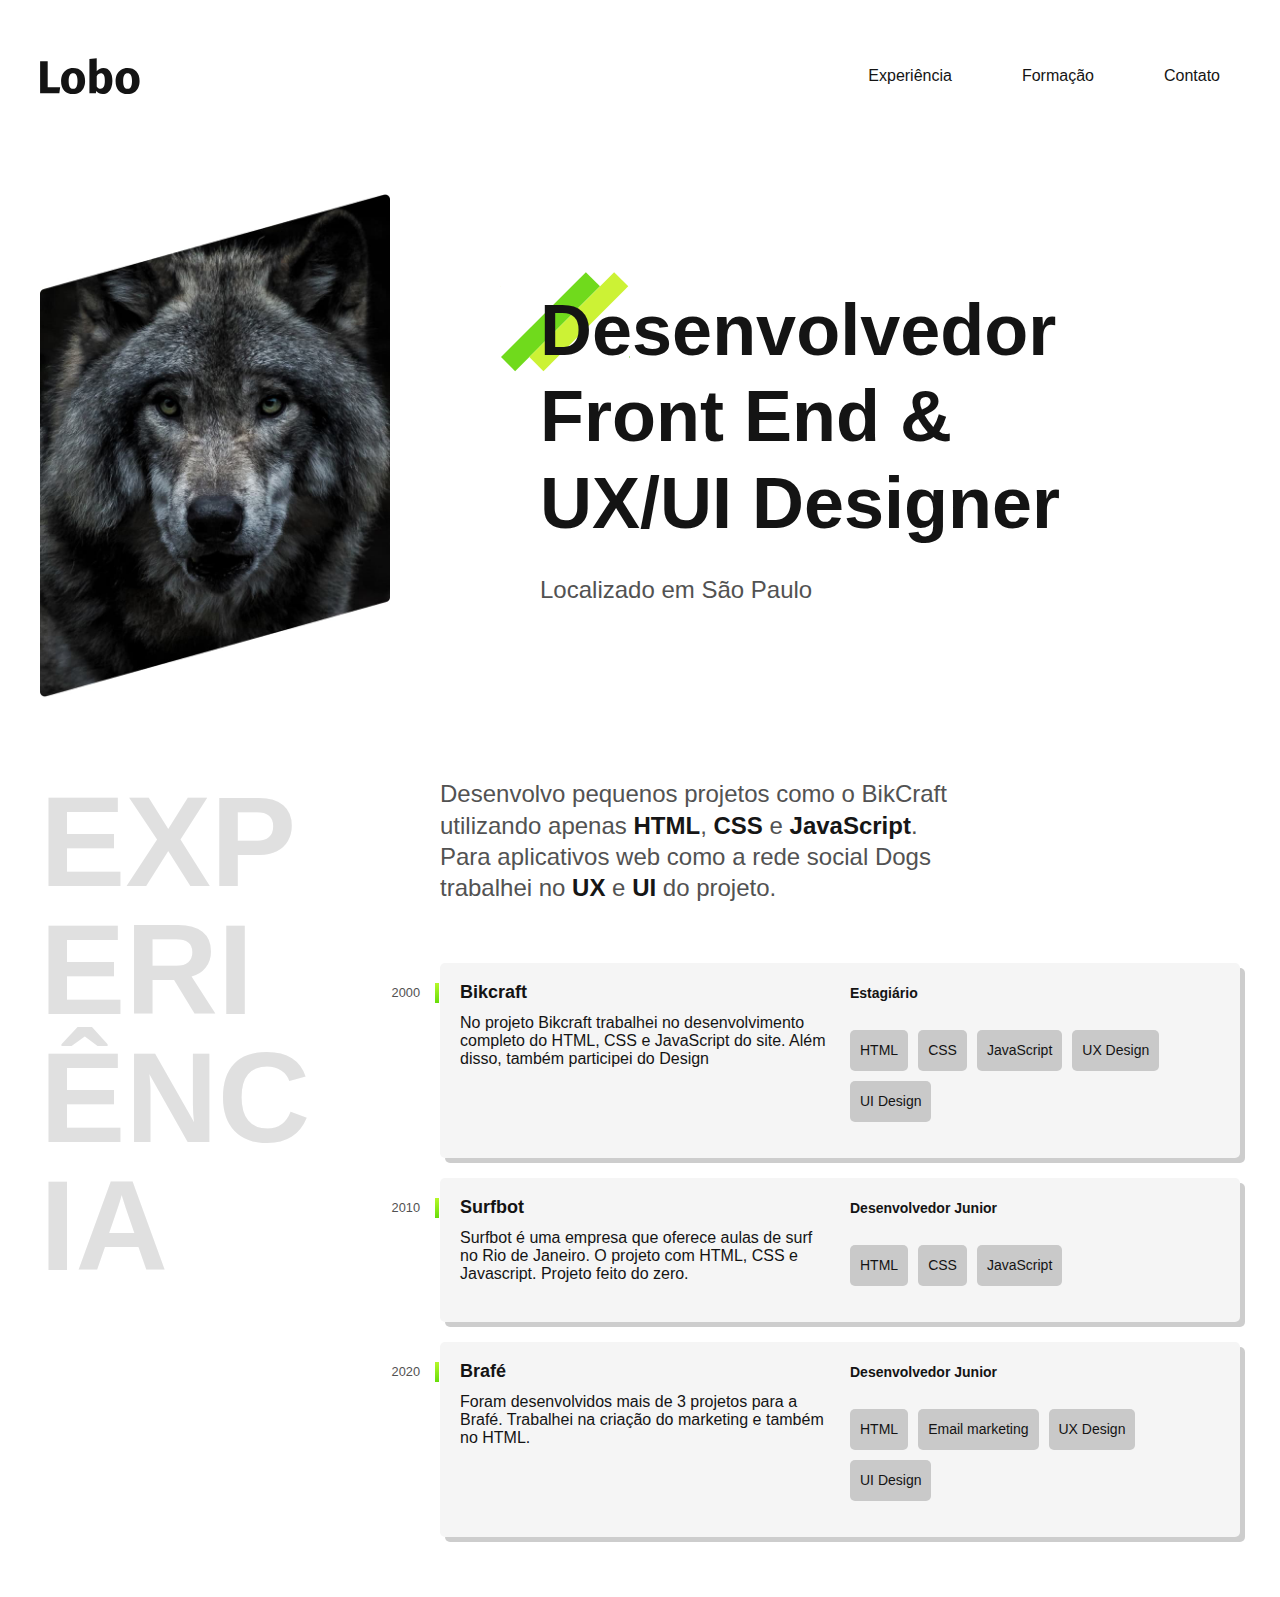
<file: aula04-lobo/index.html>
<!DOCTYPE html>
<html lang="pt-br">
  <head>
    <meta charset="UTF-8" />
    <meta name="viewport" content="width=device-width, initial-scale=1.0" />
    <link rel="stylesheet" href="css/style.css" />
    <title>Lobo</title>
  </head>
  <body>
    <header class="header">
      <img src="img/marca.svg" alt="Lobo" id="logo" />
      <nav>
        <ul class="header-nav">
          <li><a href="#experiencia">experiência</a></li>
          <li><a href="#formacao">formação</a></li>
          <li><a href="#contato">contato</a></li>
        </ul>
      </nav>
    </header>

    <main class="introducao">
      <img id="lobo" src="img/perfil.jpg" alt="Lobo" />
      <div>
        <h1>
          Desenvolvedor <br />
          Front End & <br />
          UX/UI Designer
        </h1>
        <p>Localizado em São Paulo</p>
      </div>
    </main>

    <section class="experiencia">
      <h2 class="subtitulo">experiência</h2>
      <div>
        <p class="experiencia-texto">
          Desenvolvo pequenos projetos como o BikCraft utilizando apenas
          <strong>HTML</strong>, <strong>CSS</strong> e
          <strong>JavaScript</strong>. Para aplicativos web como a rede social
          Dogs trabalhei no <strong>UX</strong> e <strong>UI</strong> do
          projeto.
        </p>

        <!-- 1ª empresa -->
        <div class="empresa">
          <span class="empresa-ano">2000</span>

          <h3 class="empresa-titulo">Bikcraft</h3>

          <span class="empresa-cargo">Estagiário</span>

          <p class="empresa-descricao">
            No projeto Bikcraft trabalhei no desenvolvimento completo do HTML,
            CSS e JavaScript do site. Além disso, também participei do Design
          </p>

          <ul class="empresa-habilidades">
            <li>HTML</li>
            <li>CSS</li>
            <li>JavaScript</li>
            <li>UX Design</li>
            <li>UI Design</li>
          </ul>
        </div>
        <!-- 2ª empresa -->
        <div class="empresa">
          <span class="empresa-ano">2010</span>

          <h3 class="empresa-titulo">Surfbot</h3>

          <span class="empresa-cargo">Desenvolvedor Junior</span>

          <p class="empresa-descricao">
            Surfbot é uma empresa que oferece aulas de surf no Rio de Janeiro. O
            projeto com HTML, CSS e Javascript. Projeto feito do zero.
          </p>

          <ul class="empresa-habilidades">
            <li>HTML</li>
            <li>CSS</li>
            <li>JavaScript</li>
          </ul>
        </div>
        <!-- 3ª empresa -->
        <div class="empresa">
          <span class="empresa-ano">2020</span>

          <h3 class="empresa-titulo">Brafé</h3>

          <span class="empresa-cargo">Desenvolvedor Junior</span>

          <p class="empresa-descricao">
            Foram desenvolvidos mais de 3 projetos para a Brafé. Trabalhei na
            criação do marketing e também no HTML.
          </p>

          <ul class="empresa-habilidades">
            <li>HTML</li>
            <li>Email marketing</li>
            <li>UX Design</li>
            <li>UI Design</li>
          </ul>
        </div>
      </div>
    </section>

    <footer></footer>
  </body>
</html>
</file>
<file: aula04-lobo/css/style.css>
@import 'global.css';
@import 'header.css';
@import 'main.css';
@import 'experiencia.css'
</file>
